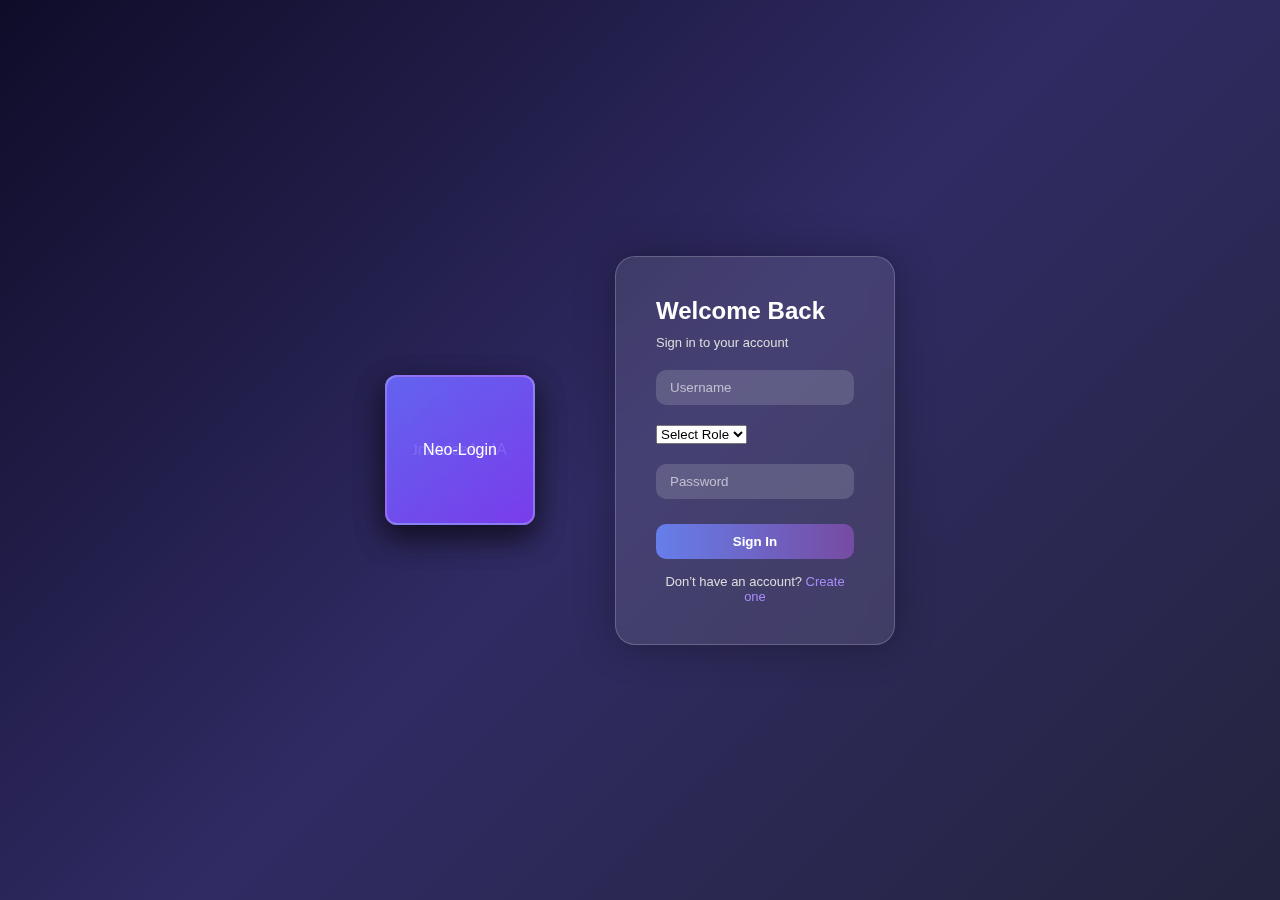
<file: Data/Html/Login-Form.html>
<!DOCTYPE html>
<html lang="en">
<head>
  <meta charset="UTF-8" />
  <meta name="viewport" content="width=device-width, initial-scale=1.0" />
  <title>Neo Care - Login</title>
  <link rel="stylesheet" href="../css/Login-Form.css"/>
</head>
<body>

  <div class="container">
    <div class="cube">
      <div class="face front">Neo-Login</div>
      <div class="face back">AI - Assistant</div>
      <div class="face right">Easy</div>
      <div class="face left">Free</div>
      <div class="face top">Safe</div>
      <div class="face bottom">Welcome</div>
    </div>

    <form class="login-box" id="loginForm">
      <h2>Welcome Back</h2>
      <p>Sign in to your account</p>

      <!-- Username input -->
      <div class="input-group">
        <input type="text" id="username" placeholder="Username" required />
      </div>

      <!-- Role selection dropdown -->
      <div class="input-group">
        <select id="role" required>
          <option value="" disabled selected>Select Role</option>
          <option value="Doctor">Doctor</option>
          <option value="Patient">Patient</option>
          <option value="Admin">Admin</option>
        </select>
      </div>

      <!-- Password input -->
      <div class="input-group">
        <input type="password" id="password" placeholder="Password" required />
      </div>

      <button onclick="LoginStyling()" type="submit" class="btn">Sign In</button>

      <p class="small">Don’t have an account? <a href="#">Create one</a></p>
    </form>
  </div>

  <script src="../Js/login System.js"></script>
</body>
</html>
</file>
<file: Data/css/Login-Form.css>
* {
  margin: 0;
  padding: 0;
  box-sizing: border-box;
}

body {
  min-height: 100vh;
  background: linear-gradient(135deg, #0f0c29, #302b63, #24243e);
  font-family: "Poppins", sans-serif;
  display: flex;
  align-items: center;
  justify-content: center;
  overflow: hidden;
}

/* Cube Container */
.container {
  display: flex;
  align-items: center;
  justify-content: center;
  gap: 80px;
  flex-wrap: wrap;
}

.cube {
  position: relative;
  width: 150px;
  height: 150px;
  transform-style: preserve-3d;
  animation: spin 12s linear infinite;
}

.face {
  position: absolute;
  width: 150px;
  height: 150px;
  display: flex;
  align-items: center;
  justify-content: center;
  background: linear-gradient(135deg, rgba(99,102,241,0.9), rgba(124,58,237,0.85));
  border: 2px solid rgba(255,255,255,0.2);
  color: white;
  font-weight: 500;
  border-radius: 12px;
  box-shadow: 0 12px 30px rgba(0, 0, 0, 0.4);
}

.front  { transform: rotateY(0deg) translateZ(75px); }
.back   { transform: rotateY(180deg) translateZ(75px); }
.right  { transform: rotateY(90deg) translateZ(75px); }
.left   { transform: rotateY(-90deg) translateZ(75px); }
.top    { transform: rotateX(90deg) translateZ(75px); }
.bottom { transform: rotateX(-90deg) translateZ(75px); }

@keyframes spin {
  from { transform: rotateY(0deg) rotateX(0deg); }
  to   { transform: rotateY(360deg) rotateX(360deg); }
}

/* Login Form */
.login-box {
  background: rgba(255, 255, 255, 0.1);
  border: 1px solid rgba(255, 255, 255, 0.2);
  border-radius: 20px;
  padding: 40px;
  width: 280px;
  color: white;
  backdrop-filter: blur(10px);
  box-shadow: 0 0 40px rgba(0, 0, 0, 0.3);
}

.login-box h2 {
  margin-bottom: 10px;
}

.login-box p {
  font-size: 13px;
  color: #ddd;
}

.input-group {
  margin-top: 20px;
}

.input-group input {
  width: 100%;
  padding: 10px 14px;
  border: none;
  border-radius: 10px;
  outline: none;
  background: rgba(255, 255, 255, 0.15);
  color: white;
}

.input-group input::placeholder {
  color: rgba(255, 255, 255, 0.6);
}

.btn {
  margin-top: 25px;
  width: 100%;
  padding: 10px;
  background: linear-gradient(90deg, #667eea, #764ba2);
  border: none;
  color: white;
  border-radius: 10px;
  font-weight: bold;
  cursor: pointer;
  transition: 0.3s;
}

.btn:hover {
  transform: scale(1.05);
}

.small {
  font-size: 12px;
  margin-top: 15px;
  text-align: center;
}

.small a {
  color: #a78bfa;
  text-decoration: none;
}

.small a:hover {
  text-decoration: underline;
}
</file>
